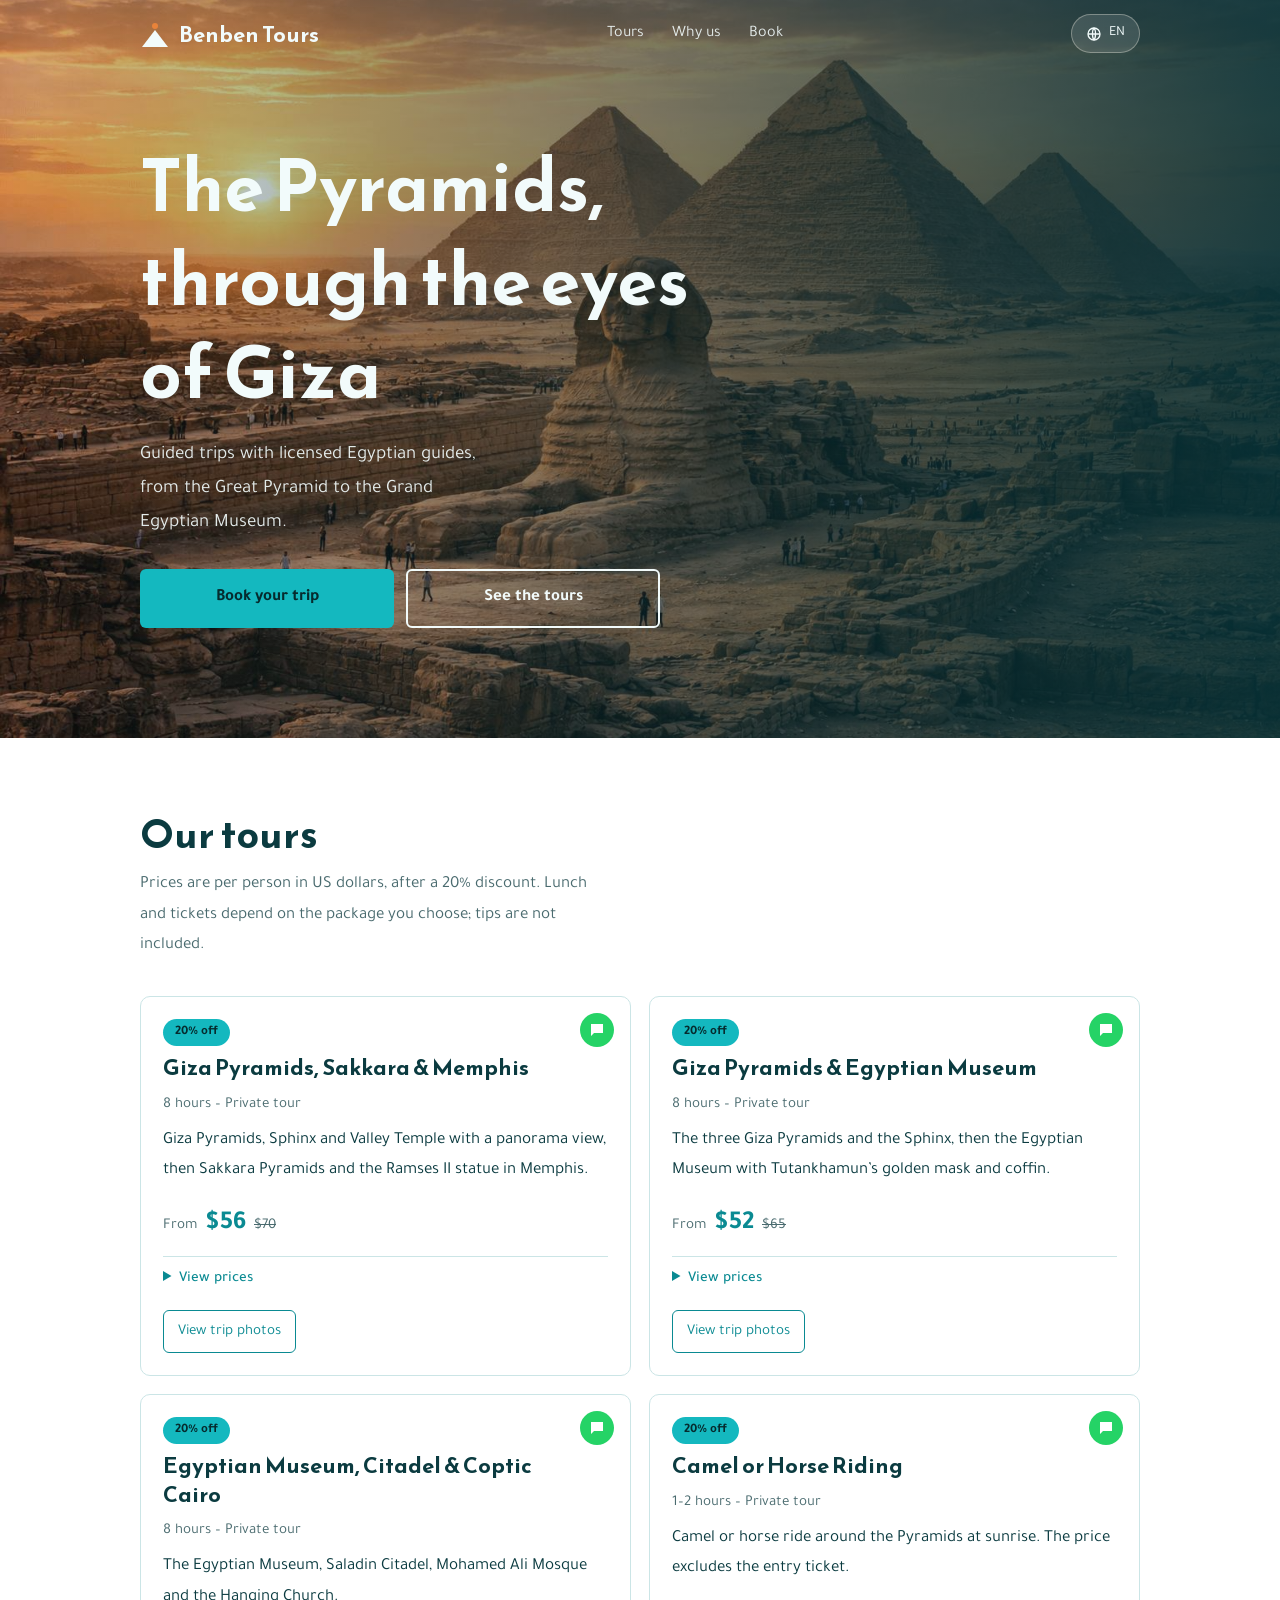
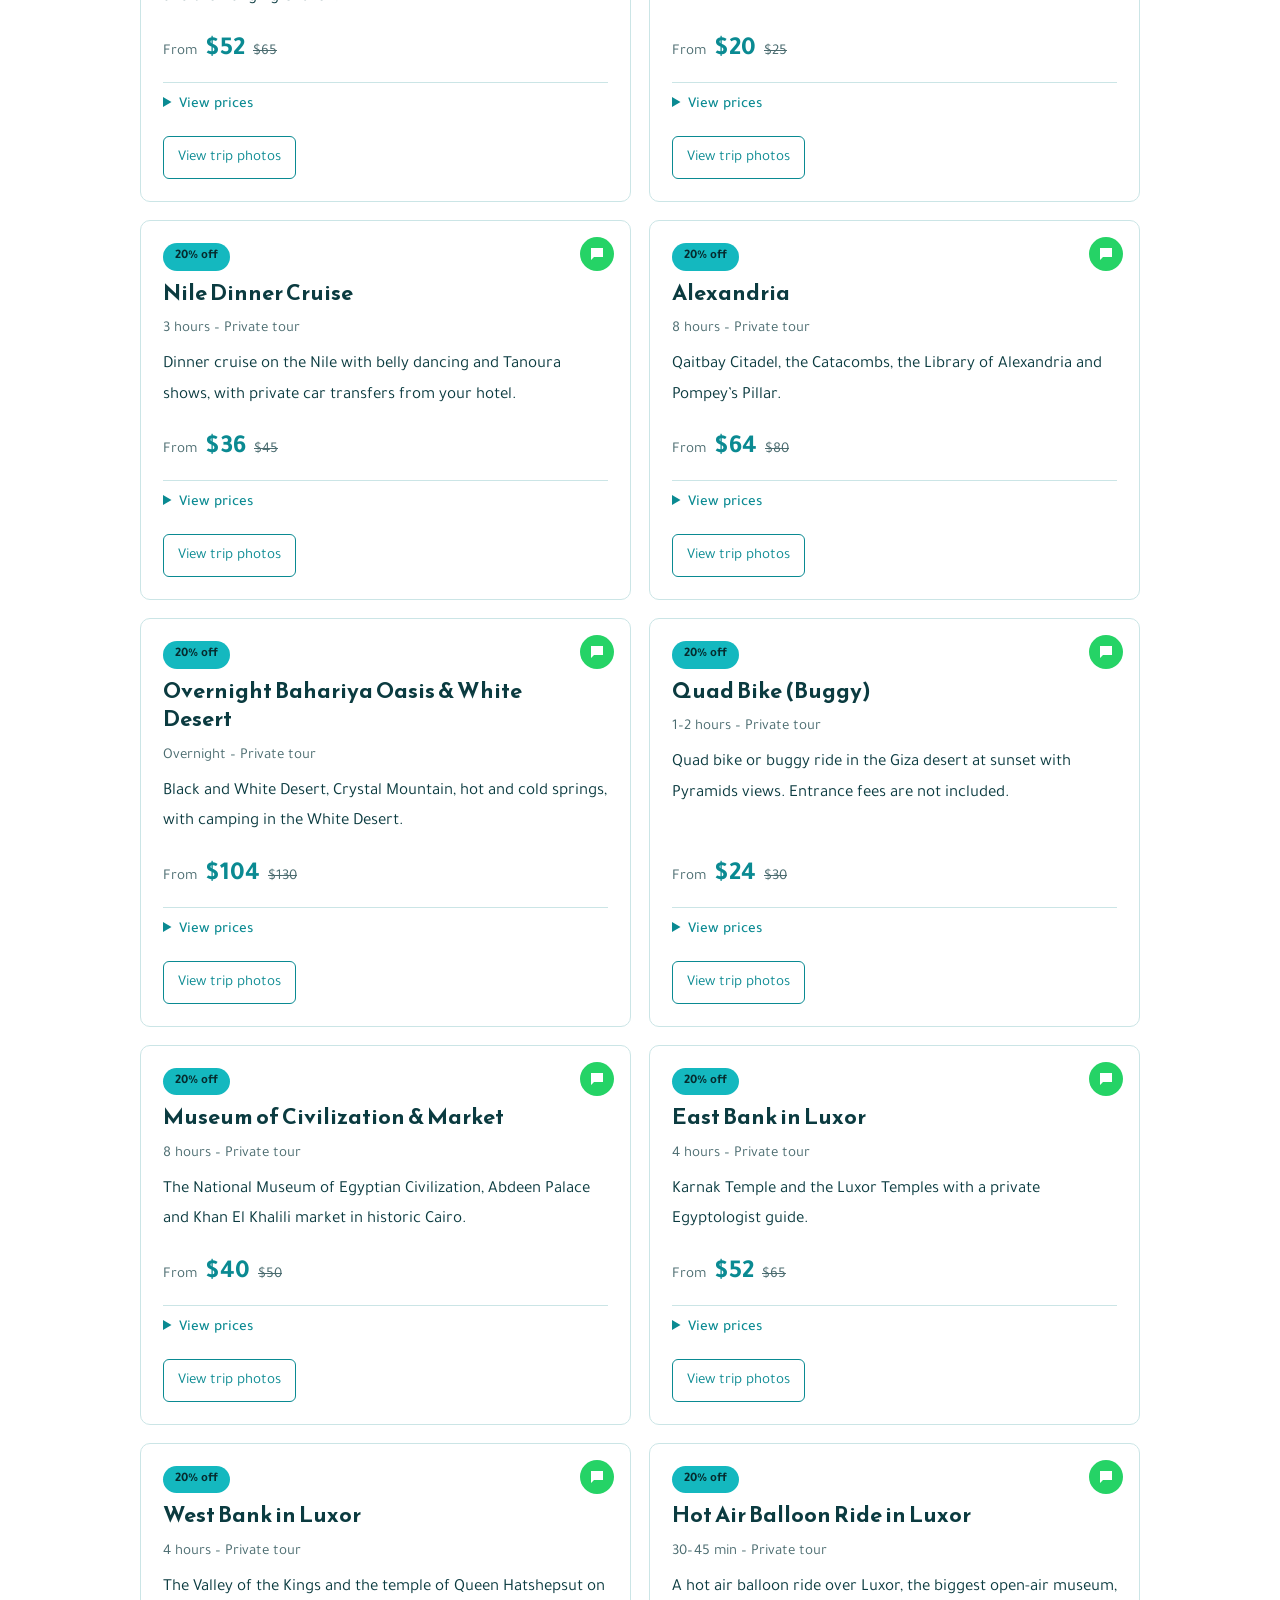
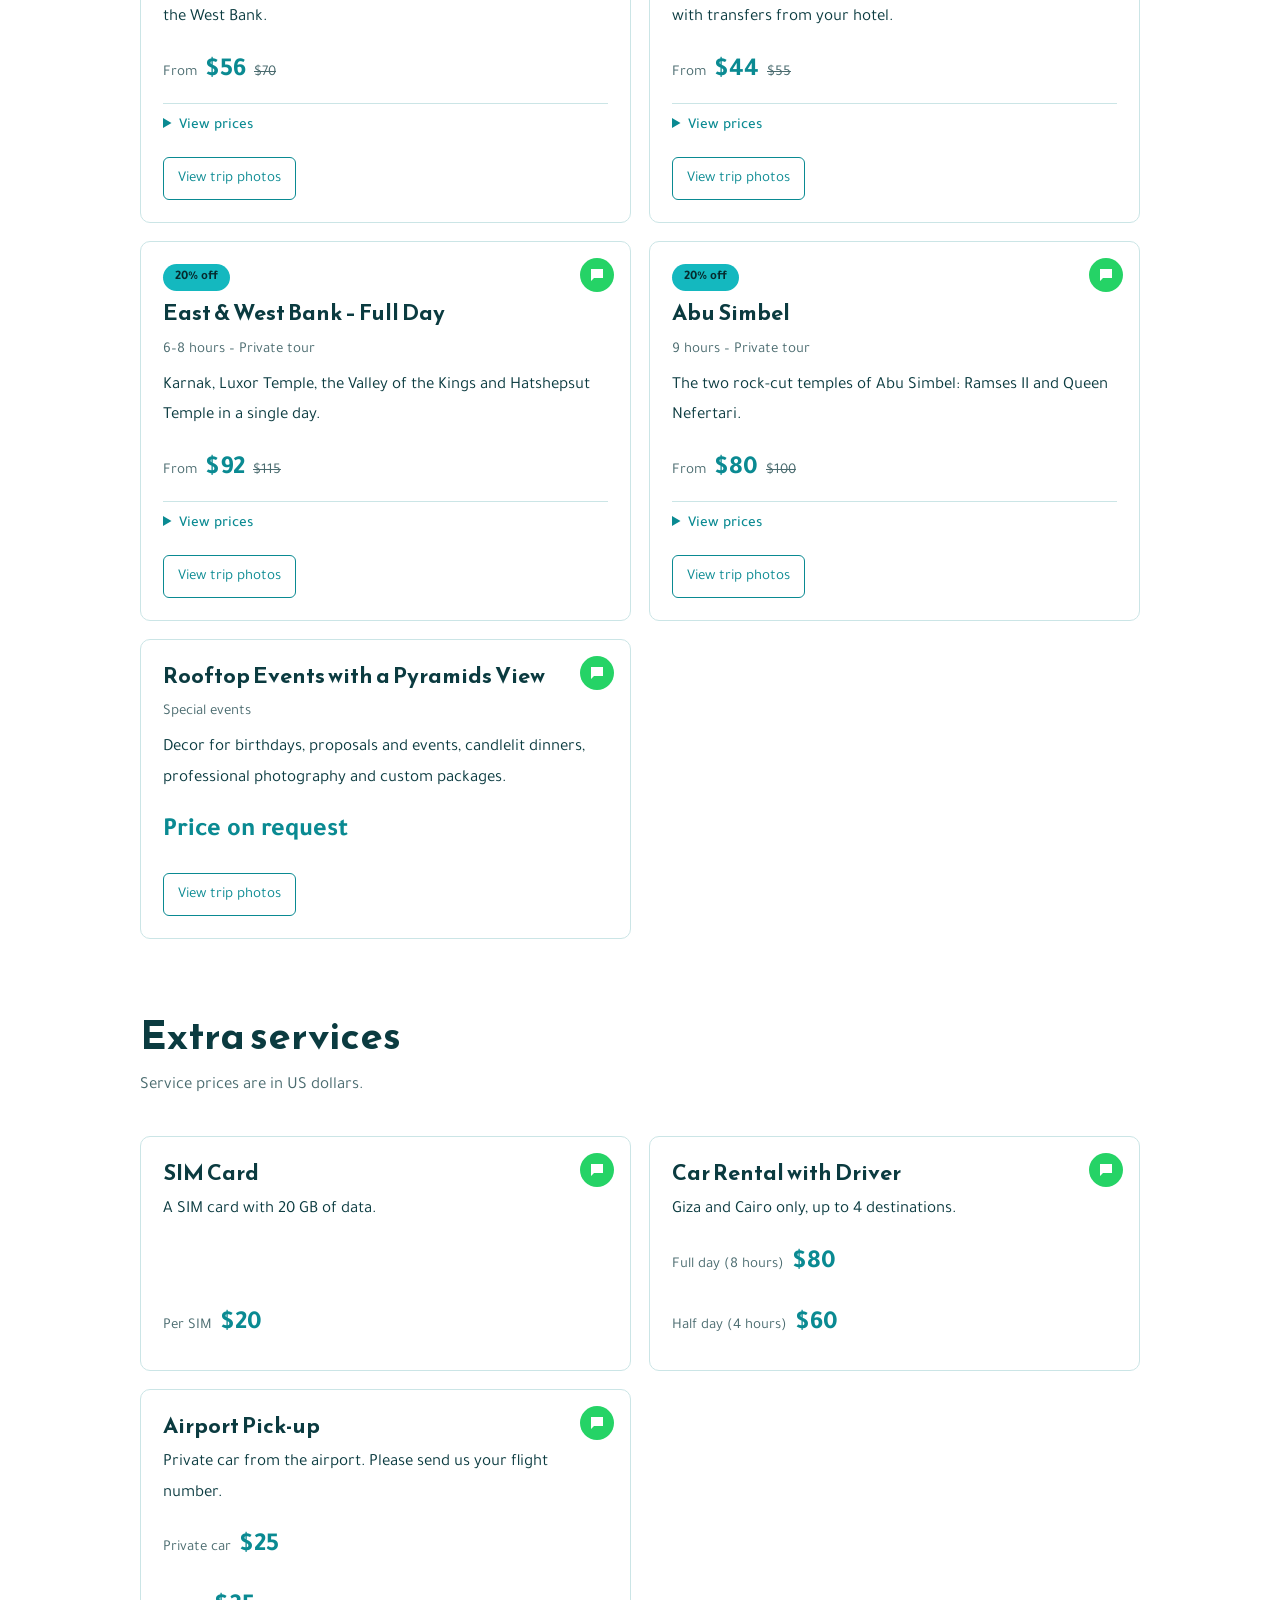
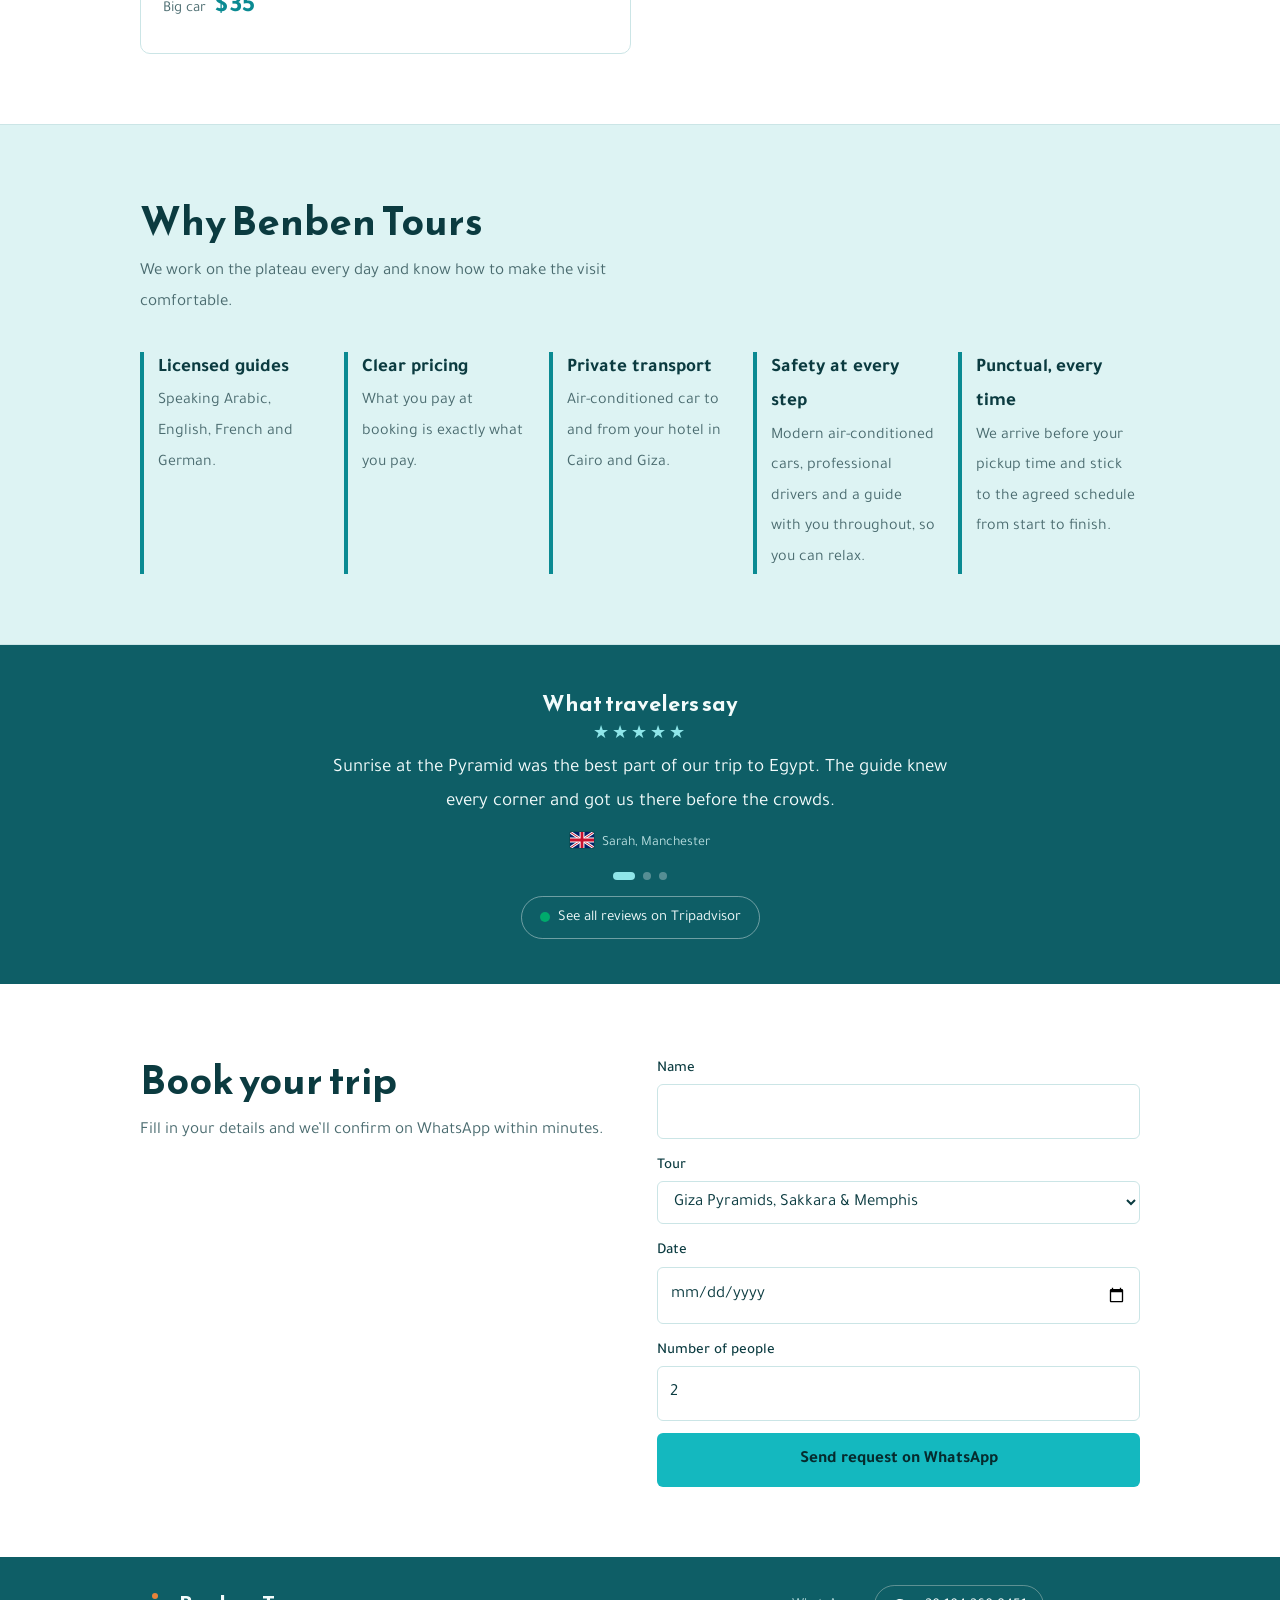
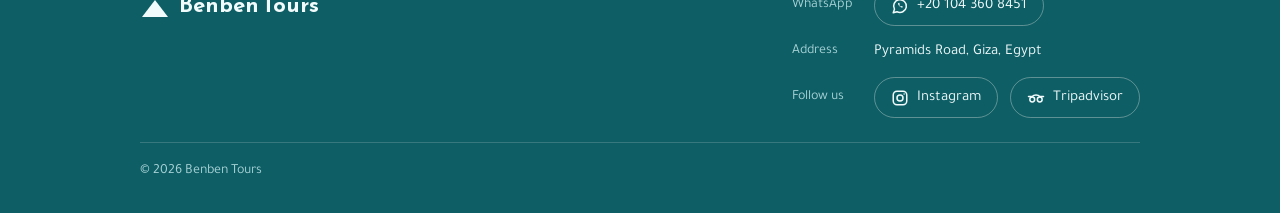
<file: index.html>
<!DOCTYPE html>
<html lang="ar" dir="rtl">
<head>
<meta charset="utf-8">
<meta name="viewport" content="width=device-width, initial-scale=1">
<meta http-equiv="refresh" content="0;url=benben-tours.html">
<title>Benben Tours</title>
<script>window.location.replace('benben-tours.html');</script>
</head>
<body>
<p>جارٍ فتح الموقع... <a href="benben-tours.html">اضغط هنا إذا لم يتم تحويلك تلقائيًا.</a></p>
</body>
</html>
</file>
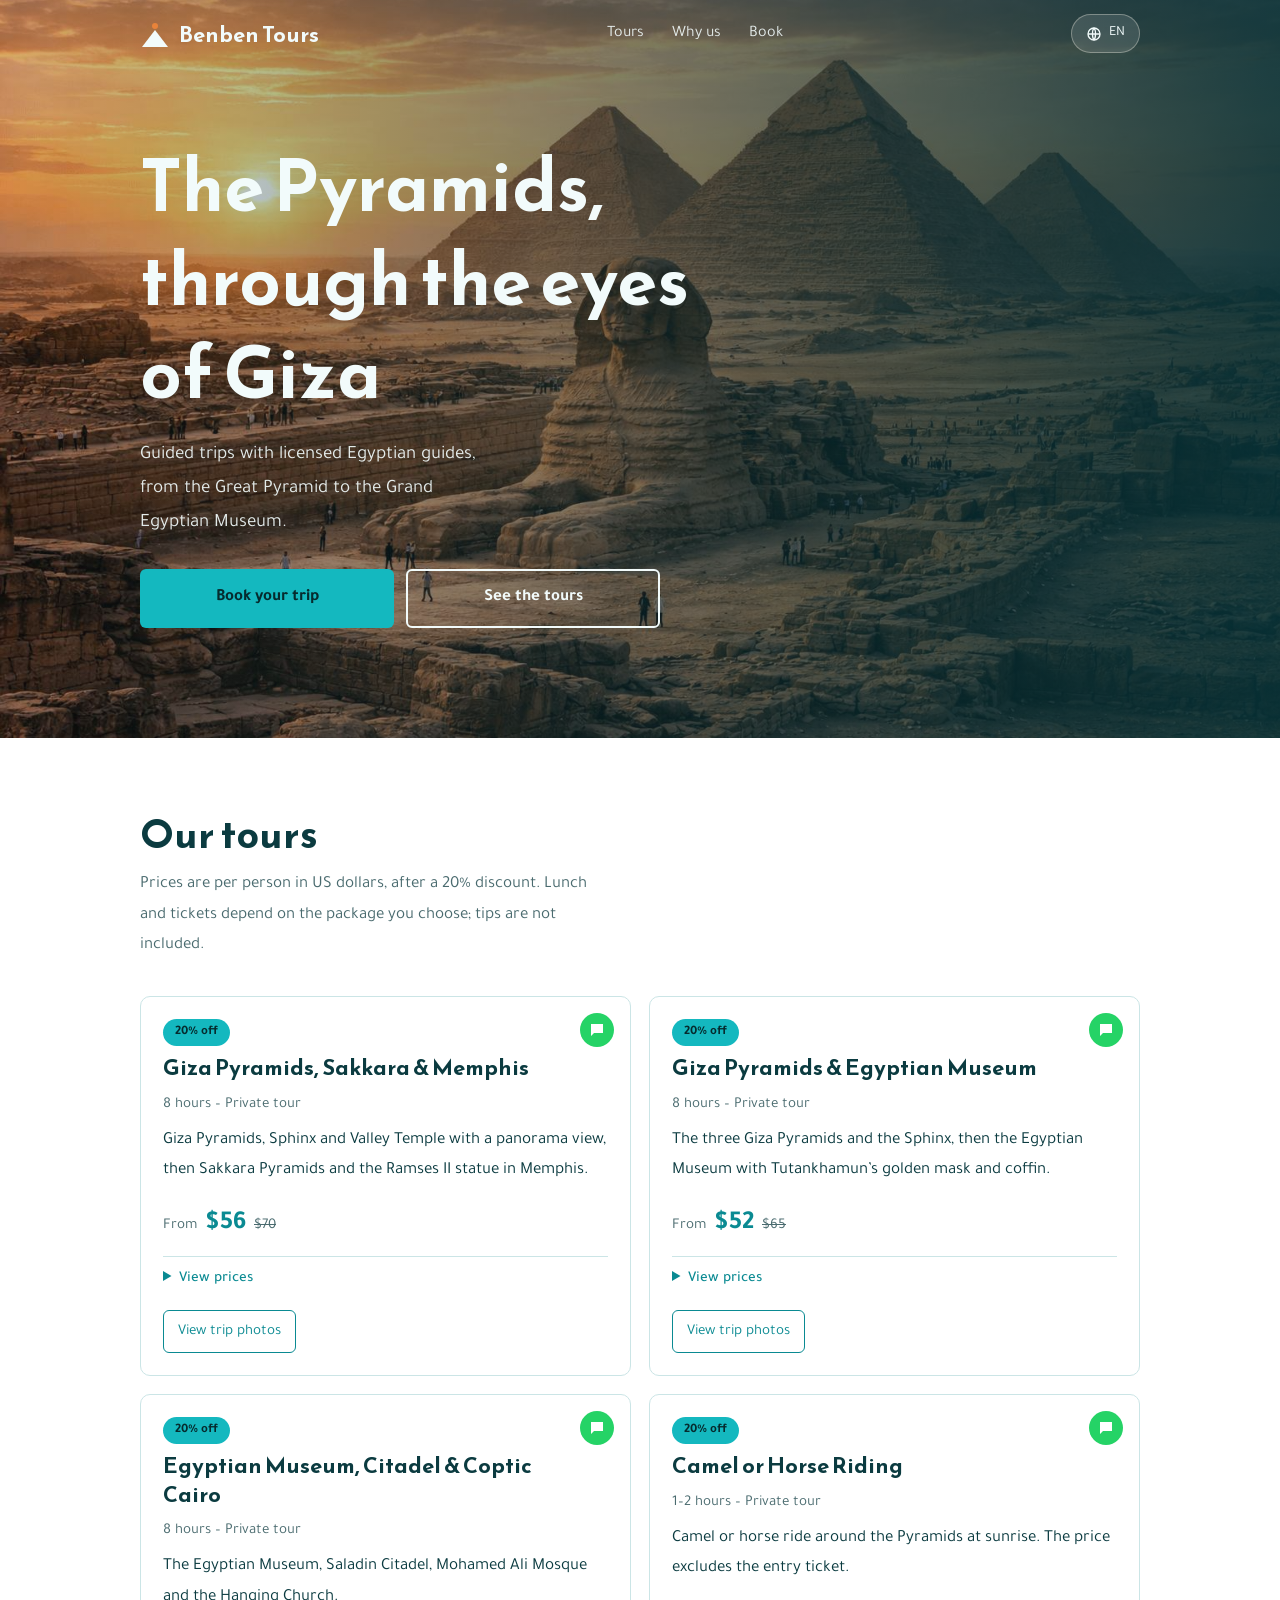
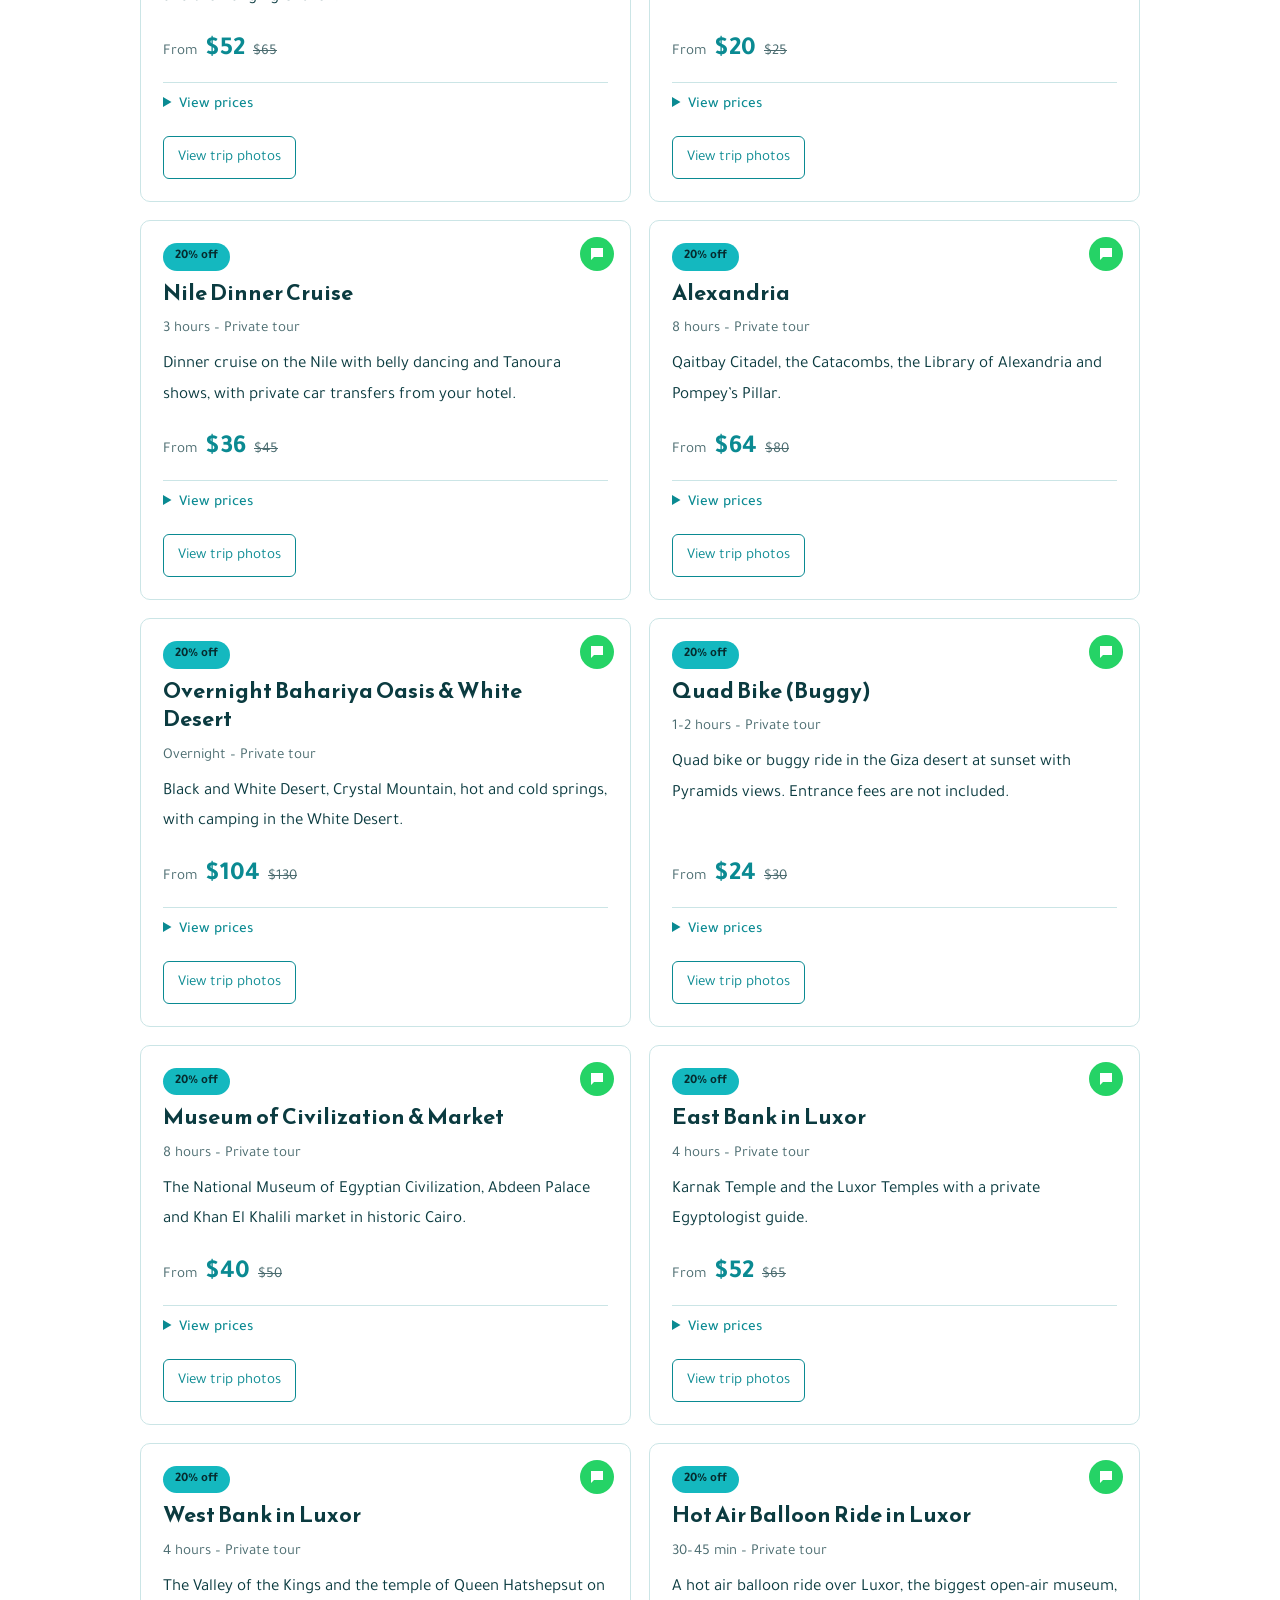
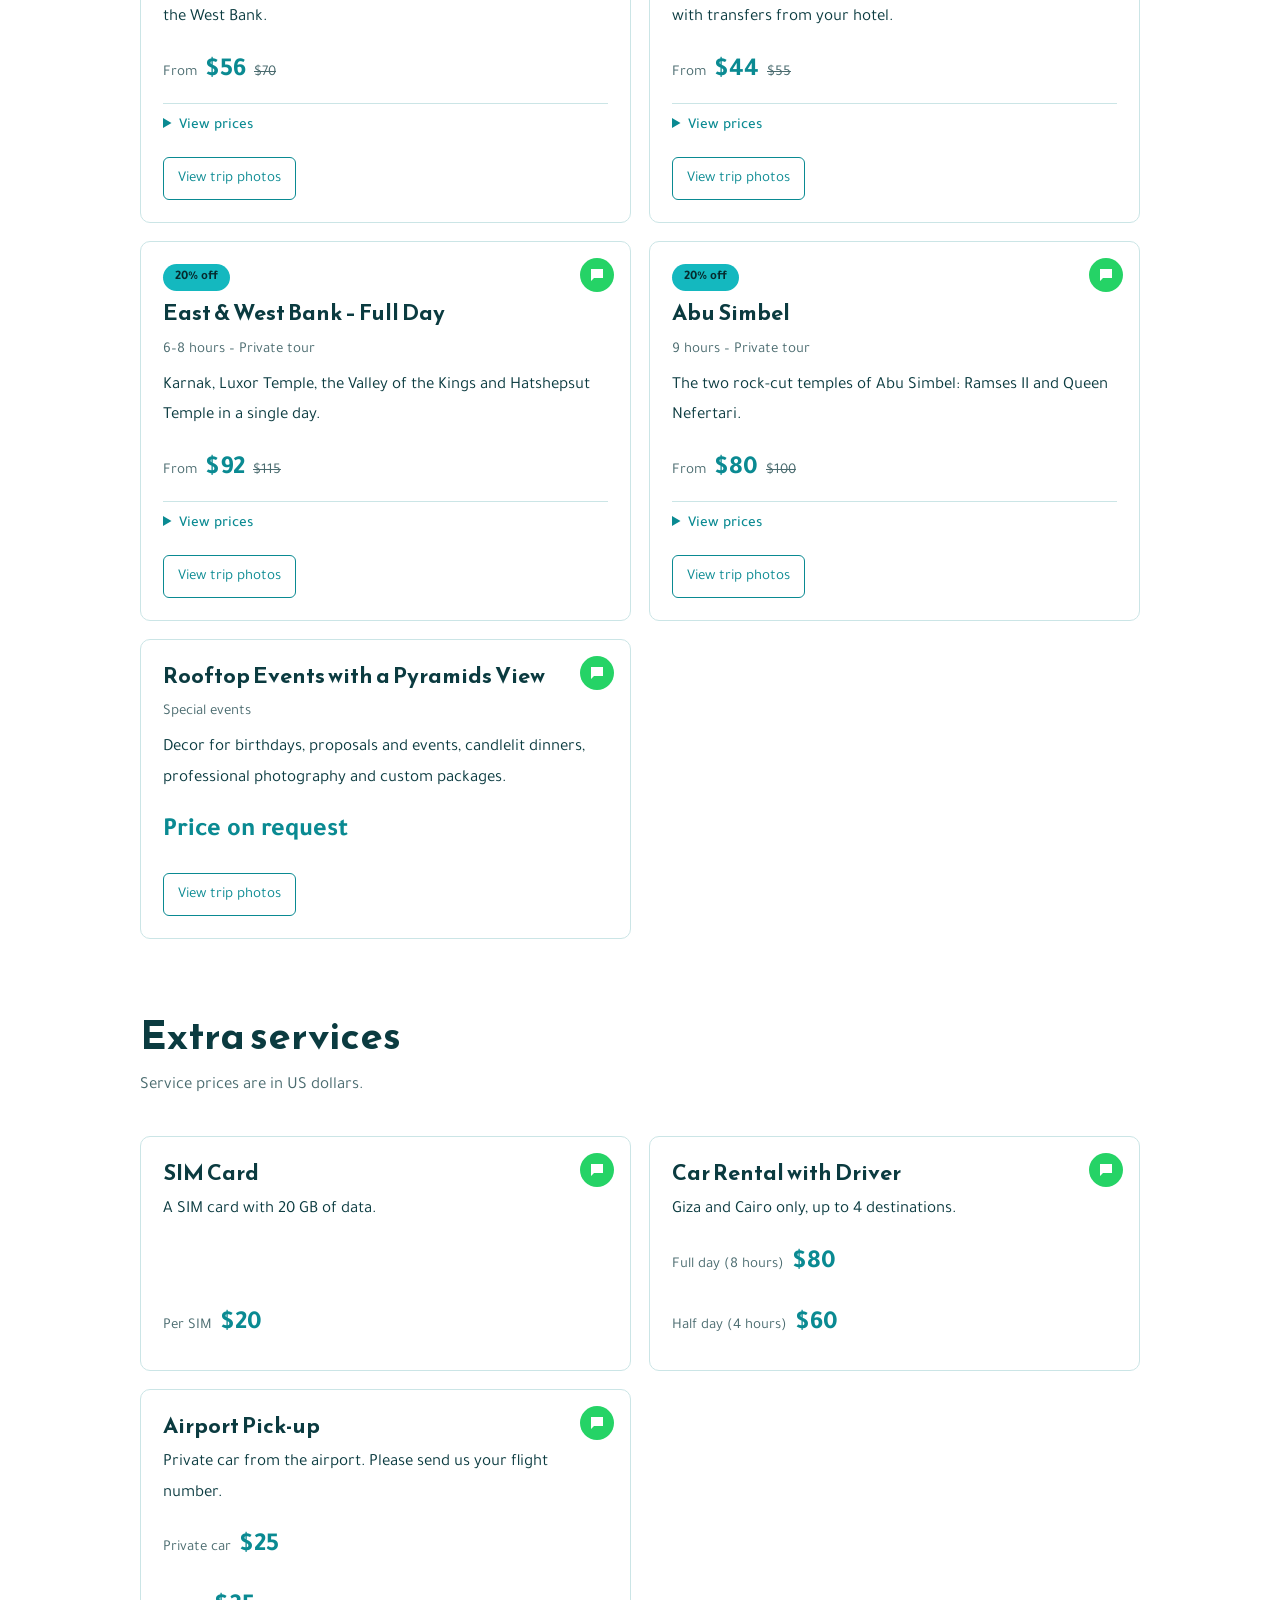
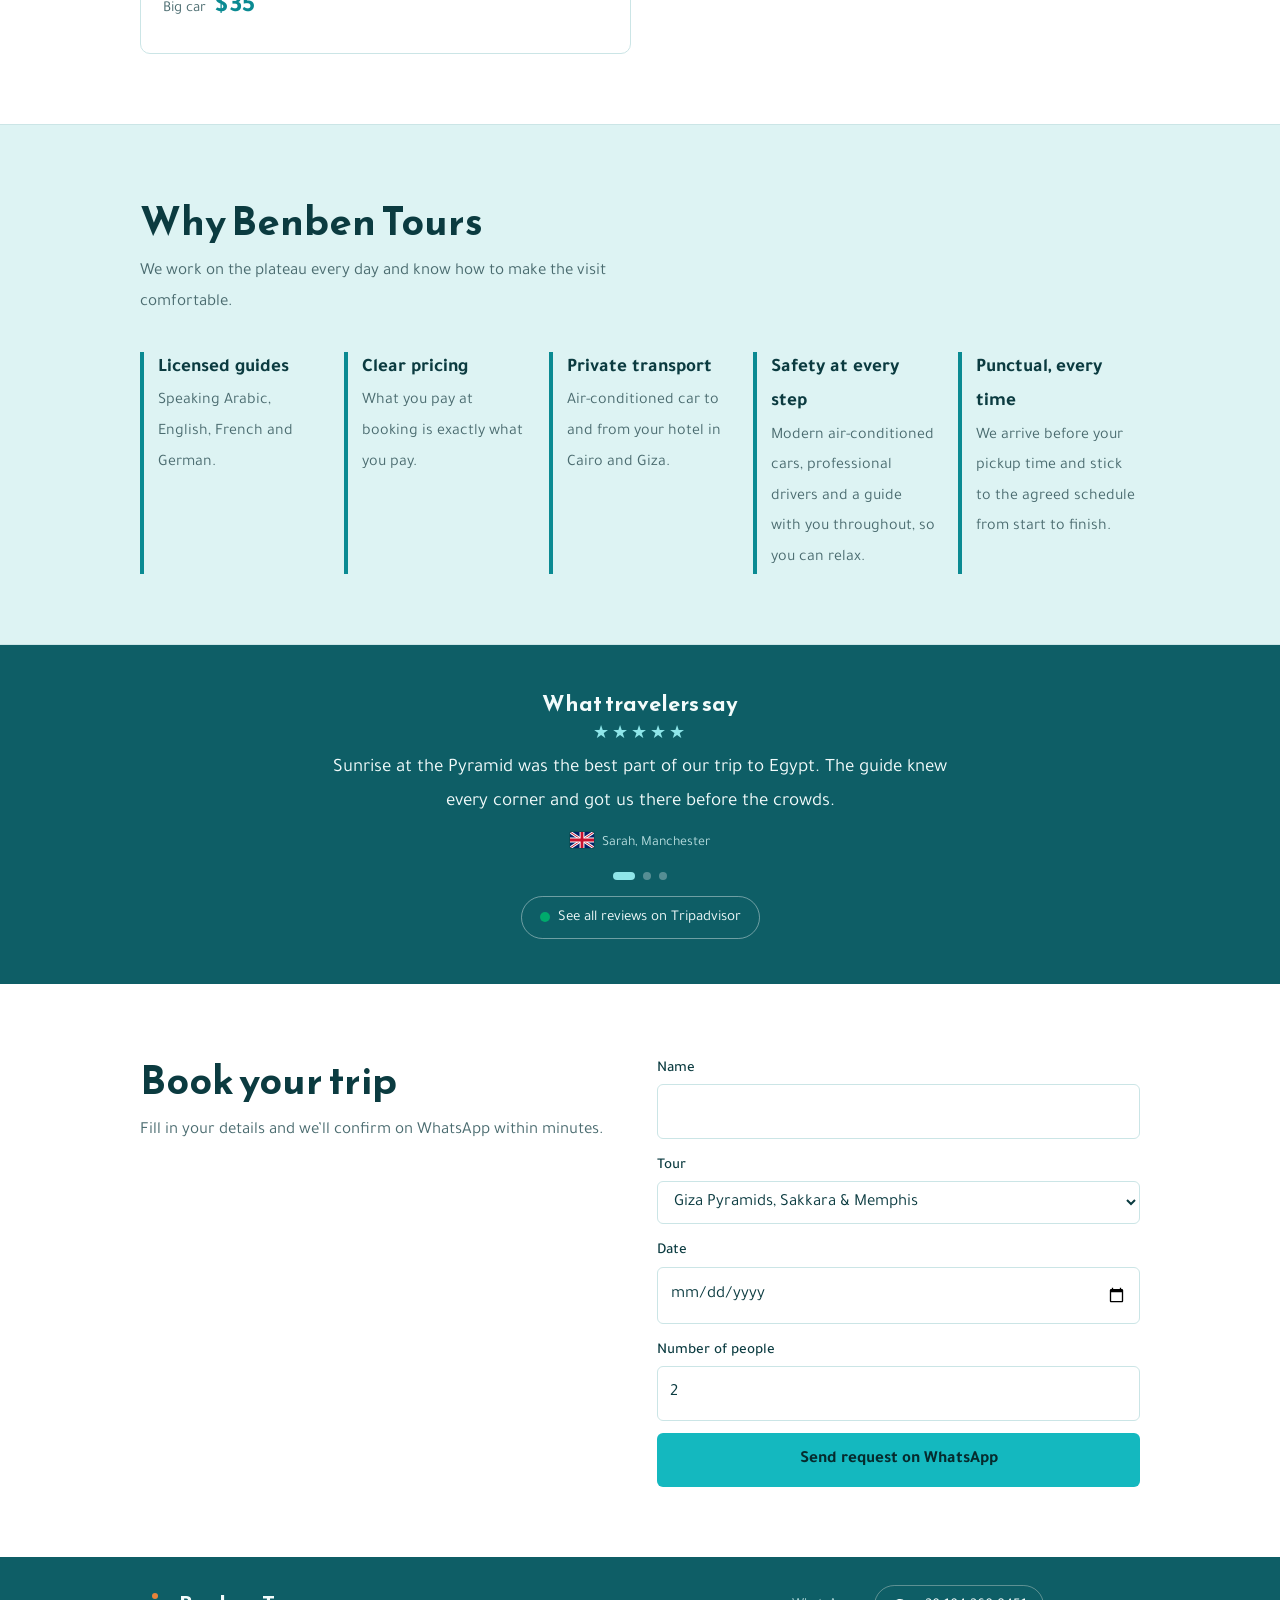
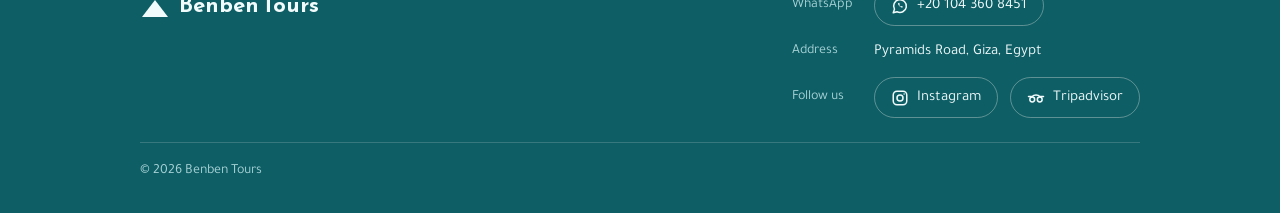
<file: benben-tours.html>
<!DOCTYPE html>
<html lang="ar" dir="rtl">
<head>
<meta charset="utf-8">
<meta name="viewport" content="width=device-width, initial-scale=1, viewport-fit=cover">
<title>Benben Tours – سياحة في الجيزة والأهرامات</title>
<link href="https://fonts.googleapis.com/css2?family=Reem+Kufi:wght@500;700&family=Tajawal:wght@400;500;700&display=swap" rel="stylesheet">
<link rel="stylesheet" href="styles.css">
</head>
<body>
<header class="top"><div class="wrap">
<a class="logo" href="#top" dir="ltr"><svg width="30" height="26" viewBox="0 0 30 26" aria-hidden="true"><circle cx="15" cy="4" r="3" fill="#E8833A"/><path d="M15 8 28 25H2z" fill="currentColor"/></svg>Benben Tours</a>
<nav id="site-nav"><a href="#tours">الرحلات</a><a href="#why">لماذا نحن</a><a href="#book">احجز</a></nav>
<button class="menu-toggle" id="menu-toggle" type="button" aria-label="فتح القائمة" aria-controls="site-nav" aria-expanded="false"><svg width="20" height="20" viewBox="0 0 24 24" fill="none" stroke="currentColor" stroke-width="2" stroke-linecap="round" aria-hidden="true"><path d="M4 6h16M4 12h16M4 18h16"/></svg></button>
<div class="lg"><button class="lb" id="lb" type="button" aria-haspopup="true" aria-expanded="false" aria-label="Language"><svg width="16" height="16" viewBox="0 0 24 24" fill="none" stroke="currentColor" stroke-width="2" aria-hidden="true"><circle cx="12" cy="12" r="9"/><path d="M3 12h18M12 3c3 3 3 15 0 18M12 3c-3 3-3 15 0 18"/></svg><span id="lc">AR</span></button><ul class="lm" id="lm" hidden><li><button type="button" data-l="ar">العربية</button></li><li><button type="button" data-l="en">English</button></li><li><button type="button" data-l="fr">Français</button></li><li><button type="button" data-l="de">Deutsch</button></li><li><button type="button" data-l="es">Español</button></li><li><button type="button" data-l="ru">Русский</button></li><li><button type="button" data-l="it">Italiano</button></li><li><button type="button" data-l="zh">中文</button></li></ul></div></div></header>

<div class="hero" id="top">
<div class="wrap">
<h1>الأهرامات بعيون أهل الجيزة</h1>
<p>رحلات منظمة مع مرشدين مصريين مرخّصين، من الهرم الأكبر إلى المتحف المصري الكبير.</p>
<div class="hero-actions"><a class="btn" href="#book">احجز رحلتك</a><a class="btn alt" href="#tours">شوف الرحلات</a></div>
</div>

</div>

<section id="tours"><div class="wrap">
<h2>رحلاتنا</h2>
<p class="lead">كل الأسعار للفرد وتشمل المواصلات الخاصة والمرشد. تذاكر الدخول تُحسب حسب الأسعار الرسمية.</p>
<div class="tours" id="tg"></div>
</div></section>

<section id="services"><div class="wrap">
<h2>خدمات إضافية</h2>
<p class="lead">أسعار الخدمات بالدولار الأمريكي.</p>
<div class="tours" id="sg"></div>
</div></section>

<section class="why" id="why"><div class="wrap">
<h2>لماذا Benben Tours</h2>
<p class="lead">نشتغل في الهضبة كل يوم، ونعرف كيف تكون الزيارة مريحة.</p>
<ul>
<li><strong>مرشدون مرخّصون</strong><span>يتحدثون العربية والإنجليزية والفرنسية والألمانية.</span></li>
<li><strong>سعر واضح</strong><span>ما تدفعه وقت الحجز هو ما تدفعه بالضبط.</span></li>
<li><strong>مواصلات خاصة</strong><span>سيارة مكيفة من الفندق وإليه، في القاهرة والجيزة.</span></li>
<li><strong>أمان في كل خطوة</strong><span>سيارات حديثة مكيفة وسائقون محترفون ومرشد معك طوال الرحلة، لتستمتع براحة بال كاملة.</span></li>
<li><strong>دقة في المواعيد</strong><span>نصل قبل موعدك، ونلتزم بالبرنامج المتفق عليه من أول لحظة حتى العودة.</span></li>
</ul>
</div></section>

<section id="reviews"><div class="wrap">
<h2>آراء المسافرين</h2>
<p class="lead">من تقييمات ضيوفنا بعد الرحلة.</p>
<div class="rv">
<figure class="r"><div class="st" aria-label="5 / 5">★★★★★</div><blockquote>الشروق عند الهرم كان أجمل ما في رحلتنا لمصر. المرشد عرف كل ركن وأخذنا قبل الزحام.</blockquote><figcaption><span class="fl fl-gb" role="img" aria-label="UK"></span>سارة، مانشستر</figcaption></figure>
<figure class="r"><div class="st" aria-label="5 / 5">★★★★★</div><blockquote>سعر واضح من الأول ولا مفاجآت. والسيارة نضيفة ومكيفة والسائق ملتزم بالمواعيد.</blockquote><figcaption><span class="fl fl-sa" role="img" aria-label="Saudi Arabia"></span>أحمد، الرياض</figcaption></figure>
<figure class="r"><div class="st" aria-label="5 / 5">★★★★★</div><blockquote>رحنا سقارة ودهشور مع الأولاد، والشرح كان بسيط وممتع للصغار قبل الكبار.</blockquote><figcaption><span class="fl fl-fr" role="img" aria-label="France"></span>ماري ولوران، ليون</figcaption></figure>
</div>
<p class="tl"><a class="ta" href="https://www.tripadvisor.com/" target="_blank" rel="noopener">شوف كل التقييمات على Tripadvisor</a></p>
</div></section>

<section id="book"><div class="wrap book">
<div>
<h2>احجز رحلتك</h2>
<p class="lead">اكتب بياناتك وسنكمل معك التأكيد على واتساب خلال دقائق.</p>
</div>
<form id="f">
<div><label for="n">الاسم</label><input id="n" required autocomplete="name"></div>
<div><label for="t">الرحلة</label><select id="t"><option>شروق الشمس عند الهرم الأكبر</option><option>جولة الأهرامات وأبو الهول</option><option>المتحف المصري الكبير</option><option>سقارة ومنف ودهشور</option><option>جمل وخيل على هضبة الجيزة</option></select></div>
<div><label for="d">التاريخ</label><input id="d" type="date" required></div>
<div><label for="c">عدد الأفراد</label><input id="c" type="number" min="1" max="10" value="2" required></div>
<button class="btn" type="submit">أرسل الطلب على واتساب</button>
</form>
</div></section>

<dialog class="gallery-dialog" id="gallery-dialog" aria-labelledby="gallery-title">
<div class="gallery-head">
<h2 id="gallery-title"></h2>
<button class="gallery-close" id="gallery-close" type="button" aria-label="إغلاق الصور">×</button>
</div>
<figure class="gallery-figure">
<img id="gallery-image" alt="">
<figcaption id="gallery-caption"></figcaption>
</figure>
<div class="gallery-controls">
<button id="gallery-prev" type="button" aria-label="الصورة السابقة">‹</button>
<span id="gallery-count"></span>
<button id="gallery-next" type="button" aria-label="الصورة التالية">›</button>
</div>
</dialog>

<footer><div class="wrap">
<div class="ft">
<a class="logo" href="#top" dir="ltr"><svg width="30" height="26" viewBox="0 0 30 26" aria-hidden="true"><circle cx="15" cy="4" r="3" fill="#E8833A"/><path d="M15 8 28 25H2z" fill="currentColor"/></svg>Benben Tours</a>
<ul class="fc">
<li><span class="fk">واتساب</span><a class="ig wa" href="https://wa.me/201043608451" target="_blank" rel="noopener" dir="ltr"><svg width="18" height="18" viewBox="0 0 24 24" fill="none" stroke="currentColor" stroke-width="2" stroke-linejoin="round" aria-hidden="true"><path d="M3 21l1.6-4.7A8.5 8.5 0 1 1 8 19.6z"/><path d="M9.2 8.6c.4 2.4 2.600 4.800 5.600 5.600l1.200-1.300-2-1-.9.800c-.9-.4-1.700-1.200-2.100-2.100l.8-.9-1-2z" fill="currentColor" stroke="none"/></svg>+20 104 360 8451</a></li>
<li><span class="fk">العنوان</span><span>شارع الهرم، الجيزة، مصر</span></li>
<li><span class="fk">تابعنا</span><a class="ig" href="https://www.instagram.com/" target="_blank" rel="noopener" dir="ltr"><svg width="18" height="18" viewBox="0 0 24 24" fill="none" stroke="currentColor" stroke-width="2" aria-hidden="true"><rect x="3" y="3" width="18" height="18" rx="5"/><circle cx="12" cy="12" r="4"/><circle cx="17.5" cy="6.5" r="1" fill="currentColor" stroke="none"/></svg>Instagram</a><a class="ig tr" href="https://www.tripadvisor.com/" target="_blank" rel="noopener" dir="ltr"><svg width="18" height="18" viewBox="0 0 24 24" fill="none" stroke="currentColor" stroke-width="2" stroke-linecap="round" aria-hidden="true"><circle cx="7" cy="14" r="3.2"/><circle cx="17" cy="14" r="3.2"/><path d="M2 10h5M17 10h5M7 10c2-2.600 8-2.600 10 0"/></svg>Tripadvisor</a></li>
</ul>
</div>
<div class="fs">© 2026 Benben Tours</div>
</div></footer>

<script src="translations.js" defer></script>
<script src="script.js" defer></script>
</body>
</html>
</file>
<file: styles.css>
:root{--bg:#fff;--surface:#fff;--ink:#0B3B40;--muted:#4A6B6F;--line:#CBE5E6;--band:#DDF3F3;--lapis:#0E5E66;--teal:#0A8A92;--sun:#14B8BF;--on-lapis:#F2FBFB;
box-sizing:border-box;padding-top:env(safe-area-inset-top,0px);padding-bottom:env(safe-area-inset-bottom,0px)}
@media (prefers-color-scheme:dark){:root:not([data-theme="light"]){--bg:#052A2F;--surface:#0A3F46;--ink:#E6F6F6;--muted:#9CC3C6;--line:#1B5A61;--band:#0A3F46}}
:root[data-theme="dark"]{--bg:#052A2F;--surface:#0A3F46;--ink:#E6F6F6;--muted:#9CC3C6;--line:#1B5A61;--band:#0A3F46}
html{scroll-padding-top:calc(70px + env(safe-area-inset-top,0px));scroll-behavior:smooth}
*,*::before,*::after{box-sizing:border-box}
body{margin:0;background:var(--bg);color:var(--ink);font-family:Tajawal,Tahoma,Arial,sans-serif;font-size:17px;line-height:1.8}
h1,h2,h3{font-family:'Reem Kufi',Tahoma,Arial,sans-serif;line-height:1.3;margin:0}
a{color:inherit}
:focus-visible{outline:3px solid var(--sun);outline-offset:3px}
.wrap{max-width:1040px;margin:0 auto;padding:0 20px}
header.top{position:fixed;inset:0 0 auto;z-index:10;padding:calc(14px + env(safe-area-inset-top,0px)) 0 14px;color:var(--on-lapis);transition:background .25s}
header.top.solid{background:rgba(14,94,102,.94);-webkit-backdrop-filter:blur(8px);backdrop-filter:blur(8px)}
header.top .wrap{position:relative;display:flex;justify-content:space-between;align-items:center;gap:12px}
.logo{font-family:'Reem Kufi',sans-serif;font-size:22px;font-weight:700;text-decoration:none;display:inline-flex;align-items:center;gap:9px}
nav a{margin-inline-start:18px;text-decoration:none;font-size:16px;opacity:.9}
.hero{position:relative;overflow:hidden;background:linear-gradient(to left,rgba(6,52,58,.88) 0%,rgba(6,52,58,.55) 45%,rgba(6,52,58,.15) 100%),url([data-uri]) center 40%/cover no-repeat,#0E5E66;color:var(--on-lapis);padding:140px 0 110px;min-height:600px}
.hero h1{font-size:clamp(38px,8vw,72px);font-weight:700;max-width:12ch}
.hero p{max-width:34ch;font-size:19px;margin:18px 0 28px;opacity:.92}
.btn{display:inline-block;background:var(--sun);color:#062B2E;font-weight:700;padding:12px 26px;border-radius:6px;text-decoration:none;border:0;font:inherit;font-weight:700;cursor:pointer}
.btn.alt{background:transparent;color:inherit;border:2px solid currentColor;margin-inline-start:10px}
.hero-actions{display:grid;grid-template-columns:repeat(2,minmax(0,1fr));gap:12px;width:min(100%,520px)}
.hero-actions .btn{display:flex;align-items:center;justify-content:center;min-width:0;overflow-wrap:anywhere;text-align:center}
.hero-actions .btn.alt{margin-inline-start:0}
.dunes{position:relative;height:210px;margin-top:20px}
.pyr{position:absolute;bottom:0;background:#0A1E34;clip-path:polygon(50% 0,100% 100%,0 100%)}
.p1{width:360px;height:210px;left:6%}.p2{width:240px;height:140px;left:30%;background:#0D2540}.p3{width:140px;height:84px;left:44%;background:#112C4B}
.sun{position:absolute;width:90px;height:90px;border-radius:50%;background:var(--sun);left:60%;bottom:60px;box-shadow:0 0 60px 20px rgba(232,131,58,.45)}
.sand{position:absolute;inset:auto 0 0;height:50px;background:var(--bg)}
section{padding:70px 0}
h2{font-size:clamp(28px,5vw,40px);margin-bottom:10px}
.lead{color:var(--muted);max-width:52ch;margin:0 0 34px}
.tours{display:grid;grid-template-columns:repeat(auto-fit,minmax(260px,1fr));gap:18px}
.tour{background:var(--surface);border:1px solid var(--line);border-radius:10px;padding:22px;display:flex;flex-direction:column;gap:8px}
.tour.big{grid-column:1/-1;background:var(--lapis);color:var(--on-lapis);border-color:var(--lapis)}
#services{padding-top:0}
.tour h3{font-size:22px}
.tour>p{margin:0}
.tour .meta{color:var(--muted);font-size:15px}
.tour.big .meta{color:#CBEBEC}
.tour .price{margin-top:auto;font-weight:700;font-size:20px;color:var(--teal)}
.tour.big .price{color:#8FE6E9}
.tour .gallery-open{align-self:flex-start;margin-top:10px;padding:7px 14px;border:1px solid var(--teal);border-radius:6px;background:transparent;color:var(--teal);font:inherit;font-size:15px;cursor:pointer}
.tour .gallery-open:hover{background:var(--teal);color:#fff}
.why{background:var(--surface);border-block:1px solid var(--line)}
.why ul{list-style:none;margin:0;padding:0;display:grid;grid-template-columns:repeat(auto-fit,minmax(170px,1fr));gap:22px}
.why li{border-inline-start:4px solid var(--teal);padding-inline-start:14px}
.why strong{display:block;font-size:19px}
.why span{color:var(--muted);font-size:16px}
.book{display:grid;grid-template-columns:repeat(auto-fit,minmax(280px,1fr));gap:34px;align-items:start}
form{display:grid;gap:12px}
label{font-weight:500;font-size:15px}
input,select{width:100%;padding:11px 12px;border:1px solid var(--line);border-radius:6px;background:var(--surface);color:var(--ink);font:inherit}
footer{background:var(--lapis);color:var(--on-lapis);padding:28px 0 calc(28px + env(safe-area-inset-bottom,0px));font-size:15px}
footer .wrap{display:block}
@media (max-width:600px){.p1{width:260px;height:160px}.p2{width:170px;height:105px}.p3{display:none}.sun{left:auto;right:12%}}
.tour{position:relative;cursor:pointer;transition:border-color .2s,transform .2s}
.tour:hover{border-color:var(--teal);transform:translateY(-2px)}
.tour h3{padding-inline-end:44px}
.tour::after{content:"";position:absolute;top:16px;inset-inline-end:16px;width:34px;height:34px;border-radius:50%;background:#25D366 url("data:image/svg+xml,%3Csvg xmlns='http://www.w3.org/2000/svg' viewBox='0 0 24 24' fill='white'%3E%3Cpath d='M4 4h16v12H8l-4 4z'/%3E%3C/svg%3E") center/18px no-repeat}
.rv{display:grid;grid-template-columns:repeat(auto-fit,minmax(260px,1fr));gap:30px}
.r{margin:0;border-top:3px solid var(--sun);padding-top:14px}
.r .st{color:var(--sun);letter-spacing:3px;font-size:18px;line-height:1}
.r blockquote{margin:12px 0;font-size:18px;line-height:1.9}
.r figcaption{color:var(--muted);font-size:15px}
#reviews{padding:44px 0;background:var(--surface);border-block:1px solid var(--line)}
#reviews .wrap{text-align:center}
#reviews h2{font-size:22px;margin-bottom:8px}
#reviews .lead{display:none}
.rv{grid-template-columns:1fr;gap:0;max-width:640px;margin:0 auto}
.r{grid-area:1/1;border-top:0;padding:0;opacity:0;visibility:hidden;transition:opacity .4s,visibility .4s}
.r.on{opacity:1;visibility:visible}
.r blockquote{font-size:19px;line-height:1.8;margin:8px 0 10px}
.r figcaption{font-size:14px}
.dots{display:flex;justify-content:center;gap:8px;margin-top:16px}
.dots button{width:8px;height:8px;padding:0;border:0;border-radius:4px;background:var(--line);cursor:pointer;transition:width .25s,background .25s}
.dots button[aria-current="true"]{background:var(--sun);width:22px}
.fl{display:inline-block;width:24px;height:16px;border-radius:2px;vertical-align:-3px;margin-inline-end:8px;background-size:100% 100%;box-shadow:0 0 0 1px rgba(0,0,0,.15)}
.fl-gb{background-image:url("data:image/svg+xml,%3Csvg xmlns='http://www.w3.org/2000/svg' viewBox='0 0 60 40'%3E%3Crect width='60' height='40' fill='%23012169'/%3E%3Cpath d='M0 0 60 40M60 0 0 40' stroke='%23fff' stroke-width='7'/%3E%3Cpath d='M0 0 60 40M60 0 0 40' stroke='%23C8102E' stroke-width='2.5'/%3E%3Cpath d='M30 0v40M0 20h60' stroke='%23fff' stroke-width='12'/%3E%3Cpath d='M30 0v40M0 20h60' stroke='%23C8102E' stroke-width='7'/%3E%3C/svg%3E")}
.fl-sa{background-image:url("data:image/svg+xml,%3Csvg xmlns='http://www.w3.org/2000/svg' viewBox='0 0 30 20'%3E%3Crect width='30' height='20' fill='%23006C35'/%3E%3Crect x='7' y='5' width='16' height='4' rx='2' fill='%23fff'/%3E%3Cpath d='M8 14h14M8 12.5v3' stroke='%23fff' stroke-width='1.2'/%3E%3C/svg%3E")}
.fl-fr{background-image:url("data:image/svg+xml,%3Csvg xmlns='http://www.w3.org/2000/svg' viewBox='0 0 3 2'%3E%3Crect width='1' height='2' fill='%230055A4'/%3E%3Crect x='1' width='1' height='2' fill='%23fff'/%3E%3Crect x='2' width='1' height='2' fill='%23EF4135'/%3E%3C/svg%3E")}
.tl{margin:16px 0 0}
.ta{display:inline-flex;align-items:center;gap:8px;border:1px solid var(--line);border-radius:999px;padding:7px 18px;font-size:15px;color:var(--ink);text-decoration:none;transition:border-color .2s}
.ta::before{content:"";width:10px;height:10px;border-radius:50%;background:#00AA6C}
.ta:hover{border-color:#00AA6C}
.ig{display:inline-flex;align-items:center;gap:8px;color:inherit;text-decoration:none;border:1px solid rgba(243,239,230,.35);border-radius:999px;padding:6px 16px;transition:background .25s,border-color .25s,color .25s}
.ig:hover,.ig:focus-visible{border-color:transparent;color:#fff;background:linear-gradient(45deg,#F58529,#DD2A7B,#8134AF)}
.ft{display:flex;justify-content:space-between;align-items:flex-start;gap:28px;flex-wrap:wrap;padding-bottom:24px}
.fc{list-style:none;margin:0;padding:0;display:grid;gap:12px}
.fc li{display:flex;align-items:center;gap:16px}
.fk{min-width:70px;color:#A9D3D6;font-size:14px}
.fc a:not(.ig){text-decoration:none}.fc a:not(.ig):hover{text-decoration:underline}
.fs{border-top:1px solid rgba(243,239,230,.18);padding-top:16px;font-size:14px;color:#A9D3D6}
.fc li{flex-wrap:wrap;gap:10px 12px}
.ig.wa:hover,.ig.wa:focus-visible{background:#25D366}
.ig.tr:hover,.ig.tr:focus-visible{background:#00AA6C}
nav{display:flex;gap:28px}
nav a{margin:0;padding:4px 0;position:relative;font-size:16px}
nav a::after{content:"";position:absolute;inset:auto 0 0;height:2px;background:var(--sun);transform:scaleX(0);transition:transform .2s}
nav a:hover::after{transform:scaleX(1)}
.menu-toggle{display:none}
header.top.solid{box-shadow:0 1px 0 rgba(243,239,230,.12)}
.lg{position:relative}
.lb{display:inline-flex;align-items:center;gap:7px;background:rgba(255,255,255,.12);color:inherit;border:1px solid rgba(243,239,230,.35);border-radius:999px;padding:6px 14px;font:inherit;font-size:14px;cursor:pointer;transition:background .2s}
.lb:hover{background:rgba(255,255,255,.22)}
.lm{position:absolute;top:calc(100% + 8px);inset-inline-end:0;list-style:none;margin:0;padding:6px;background:var(--lapis);border:1px solid rgba(243,239,230,.2);border-radius:10px;min-width:150px;box-shadow:0 12px 30px rgba(0,0,0,.35)}
.lm[hidden]{display:none}
.lm button{display:block;width:100%;text-align:start;background:none;border:0;color:var(--on-lapis);font:inherit;font-size:15px;padding:8px 12px;border-radius:6px;cursor:pointer}
.lm button:hover,.lm button[aria-current="true"]{background:rgba(255,255,255,.14)}
.why{background:var(--band)}
#reviews{background:var(--lapis);color:var(--on-lapis);border-color:var(--lapis)}
#reviews .st{color:#8FE6E9}
#reviews .r figcaption{color:#B7DDDF}
#reviews .dots button{background:rgba(255,255,255,.3)}
#reviews .dots button[aria-current="true"]{background:#8FE6E9}
#reviews .ta{color:inherit;border-color:rgba(255,255,255,.4)}
#reviews .ta:hover{border-color:#8FE6E9}
.tours{grid-template-columns:repeat(auto-fill,minmax(min(100%,340px),1fr))}
.bd{align-self:flex-start;background:var(--sun);color:#062B2E;font-size:13px;font-weight:700;padding:2px 12px;border-radius:999px}
.pf{margin-top:auto;display:flex;align-items:baseline;gap:8px;padding-top:6px}
.pf+.pf{margin-top:0}
.pf small{color:var(--muted);font-size:15px}.pf b{font-size:26px;color:var(--teal)}.pf s{color:var(--muted);font-size:15px}
.tour details{border-top:1px solid var(--line);padding-top:8px}
.tour summary{cursor:pointer;color:var(--teal);font-weight:500;font-size:15px}
.tw{overflow-x:auto}
.tour table{width:100%;border-collapse:collapse;margin-top:8px;font-size:14px}
.tour th,.tour td{padding:6px;border-bottom:1px solid var(--line);text-align:start;vertical-align:top;line-height:1.5}
.tour th{color:var(--muted);font-weight:500}
.tour td s{color:var(--muted);font-size:12px;margin-inline-end:5px}.tour td b{color:var(--teal)}
.gallery-dialog{width:min(900px,calc(100% - 28px));max-width:none;max-height:calc(100% - 32px);padding:20px;background:var(--surface);color:var(--ink);border:1px solid var(--line);border-radius:14px;box-shadow:0 24px 80px rgba(0,0,0,.5)}
.gallery-dialog::backdrop{background:rgba(0,0,0,.72);backdrop-filter:blur(3px)}
.gallery-head{display:flex;justify-content:space-between;align-items:center;gap:12px;margin-bottom:14px}
.gallery-head h2{font-size:22px}
.gallery-close,.gallery-controls button{display:inline-flex;align-items:center;justify-content:center;width:40px;height:40px;border:1px solid var(--line);border-radius:50%;background:var(--band);color:var(--ink);font:inherit;font-size:24px;cursor:pointer}
.gallery-figure{margin:0}
.gallery-figure img{display:block;width:100%;height:min(65vh,600px);object-fit:contain;border-radius:8px;background:#102528}
.gallery-figure figcaption{display:flex;justify-content:space-between;align-items:center;gap:8px;flex-wrap:wrap;padding-top:10px;font-size:14px;color:var(--muted)}
.gallery-figure figcaption a{color:var(--teal)}
.gallery-controls{display:flex;align-items:center;justify-content:center;gap:20px;margin-top:12px}
.gallery-controls button{font-size:26px}
.gallery-controls button:disabled{opacity:.45;cursor:default}
.lang{background:transparent;color:inherit;border:1px solid currentColor;border-radius:6px;padding:4px 14px;font:inherit;font-size:15px;cursor:pointer}
@media (max-width:600px){
  header.top{padding:calc(10px + env(safe-area-inset-top,0px)) 0 10px}
  header.top .wrap{gap:8px}
  .logo{font-size:18px;gap:6px}
  .logo svg{width:24px;height:22px}
  .lb{padding:5px 9px;font-size:13px}
  .menu-toggle{display:inline-flex;align-items:center;justify-content:center;flex:0 0 38px;width:38px;height:38px;padding:0;background:rgba(255,255,255,.12);color:inherit;border:1px solid rgba(243,239,230,.35);border-radius:50%;cursor:pointer}
  .menu-toggle:hover{background:rgba(255,255,255,.22)}
  header.top nav{display:none;position:absolute;top:calc(100% + 8px);inset-inline:20px;flex-direction:column;gap:0;padding:6px;background:rgba(14,94,102,.98);border:1px solid rgba(243,239,230,.2);border-radius:10px;box-shadow:0 12px 30px rgba(0,0,0,.25)}
  header.top.menu-open nav{display:flex}
  header.top nav a{display:block;padding:10px 12px}
  header.top nav a+ a{border-top:1px solid rgba(243,239,230,.14)}
  .gallery-dialog{padding:14px}
  .gallery-head h2{font-size:18px}
  .gallery-figure img{height:55vh}
  .gallery-figure figcaption{font-size:12px}
}
@media (prefers-reduced-motion:reduce){html{scroll-behavior:auto}}
</file>
